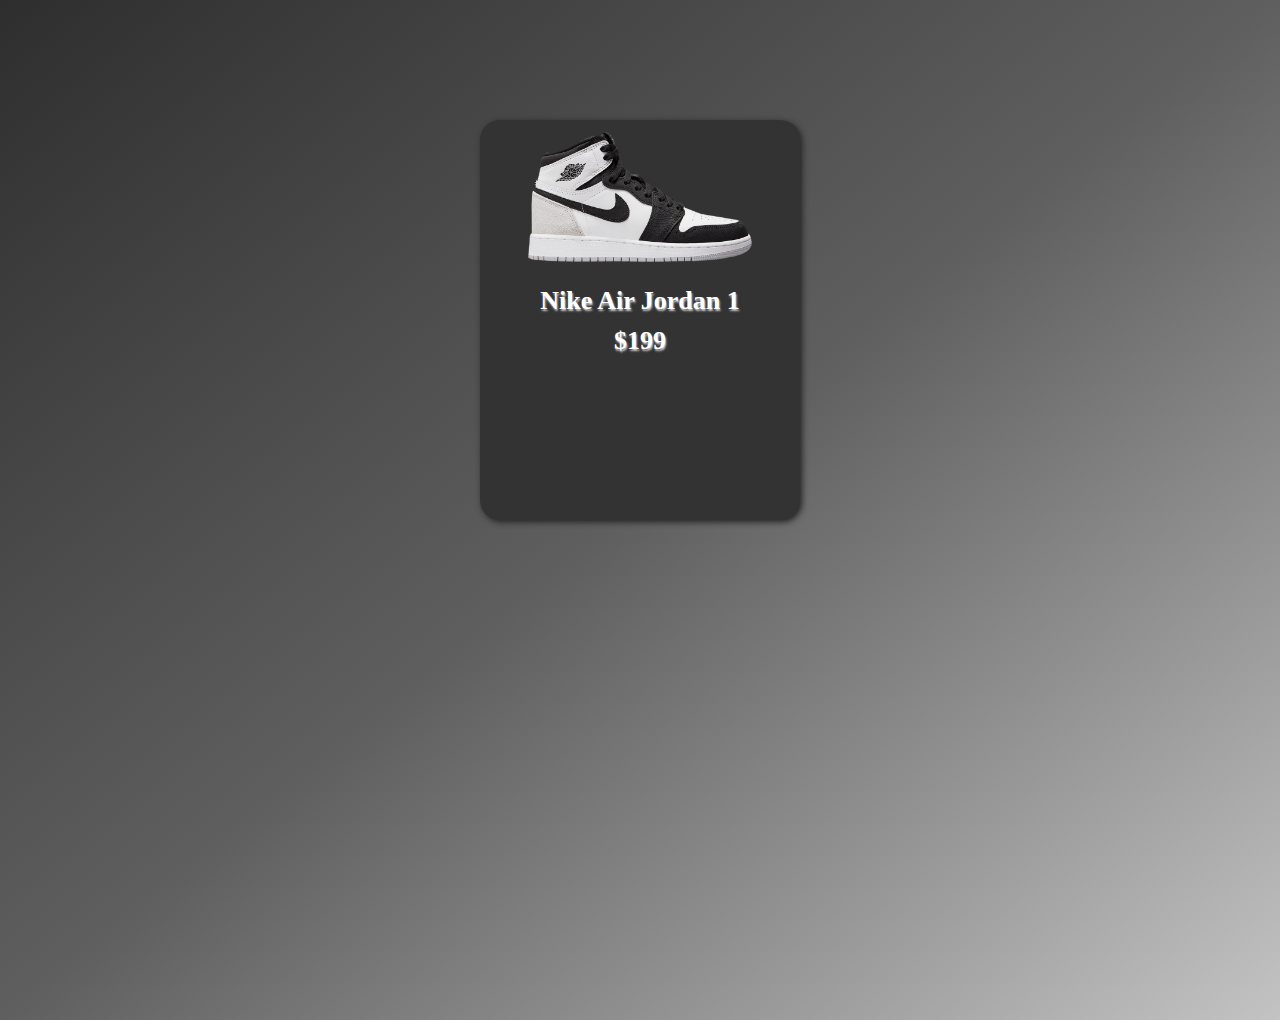
<file: Day-1 Product card/index.html>
<!DOCTYPE html>
<html lang="en">
  <head>
    <meta charset="UTF-8" />
    <meta http-equiv="X-UA-Compatible" content="IE=edge" />
    <meta name="viewport" content="width=device-width, initial-scale=1.0" />
    <title>Day 1 with HTML, CSS, Js</title>
    <link
      rel="stylesheet"
      href="https://cdnjs.cloudflare.com/ajax/libs/font-awesome/6.4.0/css/all.min.css"
      integrity="sha512-iecdLmaskl7CVkqkXNQ/ZH/XLlvWZOJyj7Yy7tcenmpD1ypASozpmT/E0iPtmFIB46ZmdtAc9eNBvH0H/ZpiBw=="
      crossorigin="anonymous"
      referrerpolicy="no-referrer"
    />
    <link rel="stylesheet" href="./style.css" />
  </head>
  <body>
    <div class="card">
      <div class="card__icon">
        <div class="card__icon--heart">
          <i class="fa-regular fa-heart"></i>
        </div>
        <div class="card__icon--cart">
          <i class="fa-solid fa-cart-shopping"></i>
        </div>
      </div>
      <div class="card__img">
        <img src="./AJ1.png" alt="" />
      </div>
      <div class="card__title">Nike Air Jordan 1</div>
      <div class="card__price">$199</div>
      <div class="card__information">
        <div class="card__size">
          Size:
          <span class="card__size--number">08</span>
          <span class="card__size--number">09</span>
          <span class="card__size--number">10</span>
        </div>
        <div class="card__color">
          Color:
          <span class="card__color--white"></span>
          <span class="card__color--black"></span>
          <span class="card__color--red"></span>
        </div>
        <div class="card__action">
          <button class="card__action--buy">Buy Now</button>
          <button class="card__action--addCart">Add Cart</button>
        </div>
      </div>
    </div>
  </body>
</html>
</file>
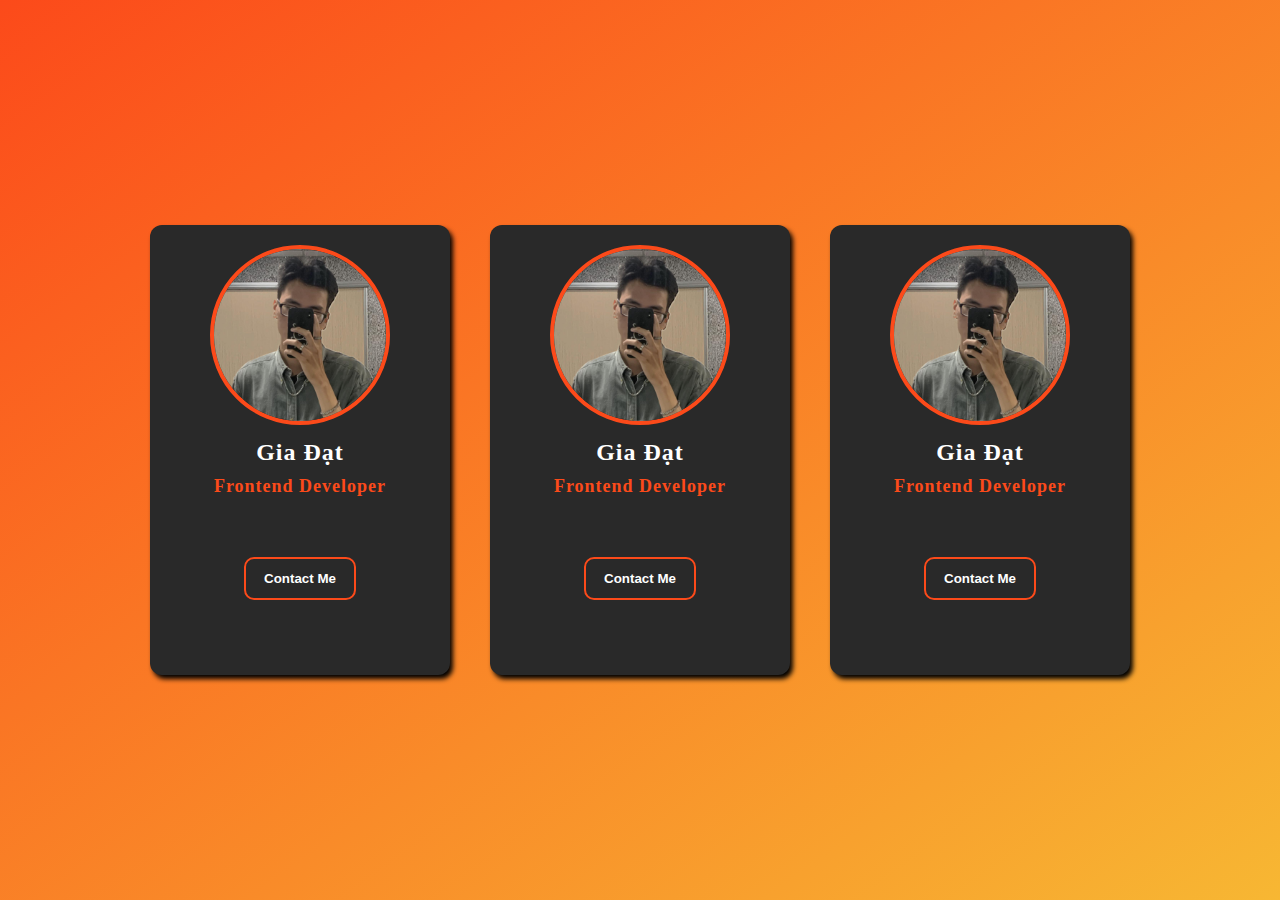
<file: Day-2 Profile Card/index.html>
<!DOCTYPE html>
<html lang="en">
  <head>
    <meta charset="UTF-8" />
    <meta http-equiv="X-UA-Compatible" content="IE=edge" />
    <meta name="viewport" content="width=device-width, initial-scale=1.0" />
    <title>Day 2 with HTML, CSS, Js</title>
    <link
      rel="stylesheet"
      href="https://cdnjs.cloudflare.com/ajax/libs/font-awesome/6.4.0/css/all.min.css"
      integrity="sha512-iecdLmaskl7CVkqkXNQ/ZH/XLlvWZOJyj7Yy7tcenmpD1ypASozpmT/E0iPtmFIB46ZmdtAc9eNBvH0H/ZpiBw=="
      crossorigin="anonymous"
      referrerpolicy="no-referrer"
    />
    <link rel="stylesheet" href="./style.css" />
  </head>
  <body>
    <!-- Begin:  Card Profile -->
    <div class="card">
      <div class="card__img">
        <img src="./img/avatar.jpg" alt="" />
      </div>
      <div class="card__information">
        <h2 class="card__name">Gia Đạt</h2>
        <p class="card__title">Frontend Developer</p>
        <div class="card__icon">
          <a
            href="https://www.facebook.com/datvo.bi"
            class="card__icon--facebook"
          >
            <i class="fa-brands fa-facebook"></i>
          </a>
          <a href="" class="card__icon--youtube">
            <i class="fa-brands fa-youtube"></i>
          </a>
          <a href="instagram.com/giadatt_" class="card__icon--instagram">
            <i class="fa-brands fa-instagram"></i>
          </a>
          <a href="https://github.com/datvo2105" class="card__icon--github">
            <i class="fa-brands fa-github"> </i>
          </a>
        </div>
      </div>
      <div class="card__action">
        <button class="card__action--contact">Contact Me</button>
      </div>
    </div>
    <!-- End:  Card Profile -->
    <div class="card">
      <div class="card__img">
        <img src="./img/avatar.jpg" alt="" />
      </div>
      <div class="card__information">
        <h2 class="card__name">Gia Đạt</h2>
        <p class="card__title">Frontend Developer</p>
        <div class="card__icon">
          <a
            href="https://www.facebook.com/datvo.bi"
            class="card__icon--facebook"
          >
            <i class="fa-brands fa-facebook"></i>
          </a>
          <a href="" class="card__icon--youtube">
            <i class="fa-brands fa-youtube"></i>
          </a>
          <a href="" class="card__icon--instagram">
            <i class="fa-brands fa-instagram"></i>
          </a>
          <a href="https://github.com/datvo2105" class="card__icon--github">
            <i class="fa-brands fa-github"> </i>
          </a>
        </div>
      </div>
      <div class="card__action">
        <button class="card__action--contact">Contact Me</button>
      </div>
    </div>
    <div class="card">
      <div class="card__img">
        <img src="./img/avatar.jpg" alt="" />
      </div>
      <div class="card__information">
        <h2 class="card__name">Gia Đạt</h2>
        <p class="card__title">Frontend Developer</p>
        <div class="card__icon">
          <a
            href="https://www.facebook.com/datvo.bi"
            class="card__icon--facebook"
          >
            <i class="fa-brands fa-facebook"></i>
          </a>
          <a href="" class="card__icon--youtube">
            <i class="fa-brands fa-youtube"></i>
          </a>
          <a href="" class="card__icon--instagram">
            <i class="fa-brands fa-instagram"></i>
          </a>
          <a href="https://github.com/datvo2105" class="card__icon--github">
            <i class="fa-brands fa-github"> </i>
          </a>
        </div>
      </div>
      <div class="card__action">
        <button class="card__action--contact">Contact Me</button>
      </div>
    </div>
  </body>
</html>
</file>
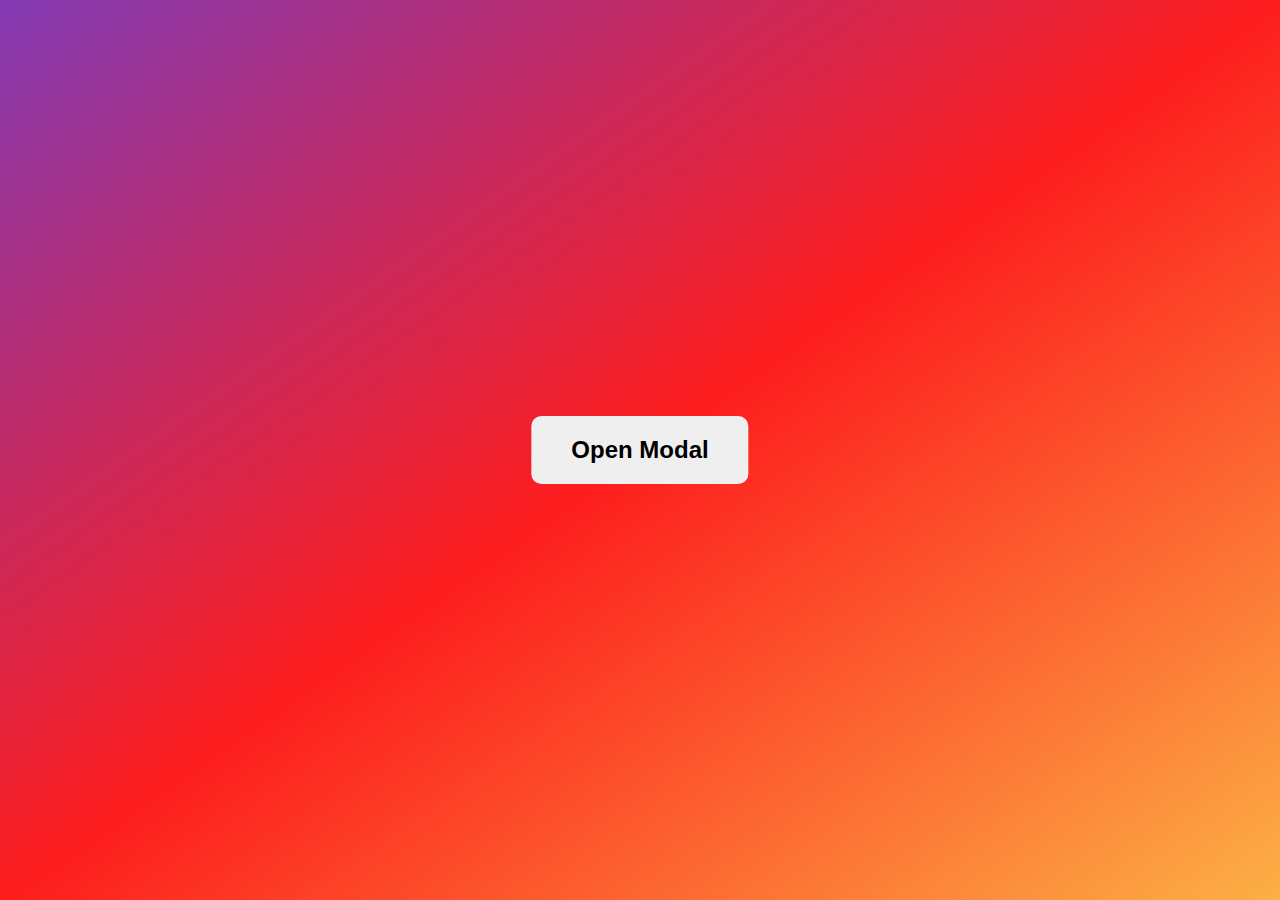
<file: Day-3 Modal Layout/index.html>
<!DOCTYPE html>
<html lang="en">
  <head>
    <meta charset="UTF-8" />
    <meta http-equiv="X-UA-Compatible" content="IE=edge" />
    <meta name="viewport" content="width=device-width, initial-scale=1.0" />
    <title>Day 3 with HTML, CSS, Js</title>
    <link
      rel="stylesheet"
      href="https://cdnjs.cloudflare.com/ajax/libs/font-awesome/6.4.0/css/all.min.css"
      integrity="sha512-iecdLmaskl7CVkqkXNQ/ZH/XLlvWZOJyj7Yy7tcenmpD1ypASozpmT/E0iPtmFIB46ZmdtAc9eNBvH0H/ZpiBw=="
      crossorigin="anonymous"
      referrerpolicy="no-referrer"
    />
    <link rel="stylesheet" href="./style.css" />
  </head>
  <body>
    <button class="openModal">Open Modal</button>
    <div class="modal">
      <div class="modal__inner">
        <div class="modal__header">
          <div class="modal__header--title">30 Days HTML CSS Js</div>
          <div class="modal__header--close">
            <i class="fa-solid fa-xmark"></i>
          </div>
        </div>
        <div class="modal__body">
          <div class="modal__body--title">Modal</div>
          <div class="modal__body--content">Day 3: Make modal layout</div>
        </div>
        <div class="modal__footer">
          <button class="modal__footer--close">Close</button>
        </div>
      </div>
    </div>

    <script src="./app.js"></script>
  </body>
</html>
</file>
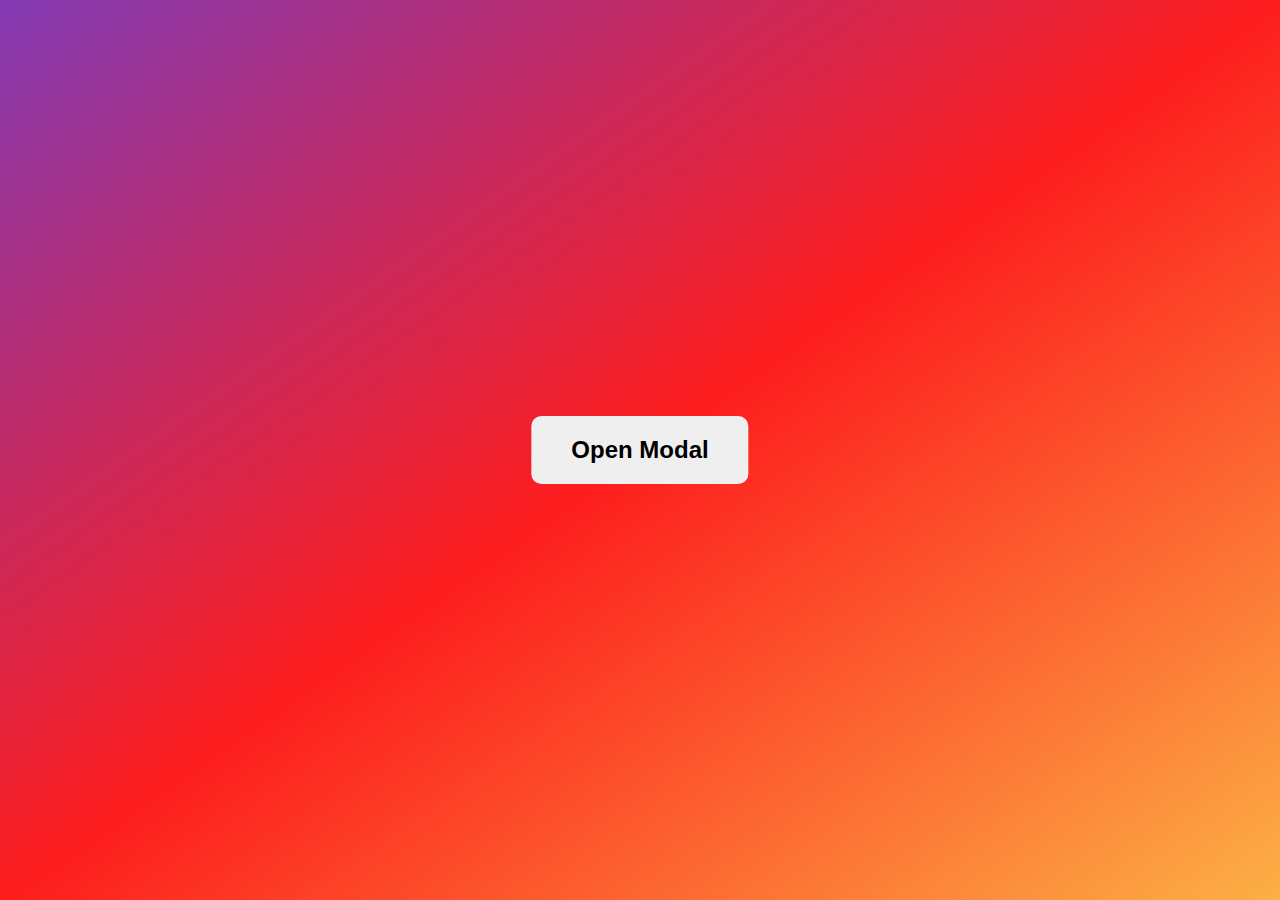
<file: Day-3/index.html>
<!DOCTYPE html>
<html lang="en">
  <head>
    <meta charset="UTF-8" />
    <meta http-equiv="X-UA-Compatible" content="IE=edge" />
    <meta name="viewport" content="width=device-width, initial-scale=1.0" />
    <title>Day 3 with HTML, CSS, Js</title>
    <link
      rel="stylesheet"
      href="https://cdnjs.cloudflare.com/ajax/libs/font-awesome/6.4.0/css/all.min.css"
      integrity="sha512-iecdLmaskl7CVkqkXNQ/ZH/XLlvWZOJyj7Yy7tcenmpD1ypASozpmT/E0iPtmFIB46ZmdtAc9eNBvH0H/ZpiBw=="
      crossorigin="anonymous"
      referrerpolicy="no-referrer"
    />
    <link rel="stylesheet" href="./style.css" />
  </head>
  <body>
    <button class="openModal">Open Modal</button>
    <div class="modal">
      <div class="modal__inner">
        <div class="modal__header">
          <div class="modal__header--title">30 Days HTML CSS Js</div>
          <div class="modal__header--close">
            <i class="fa-solid fa-xmark"></i>
          </div>
        </div>
        <div class="modal__body">
          <div class="modal__body--title">Modal</div>
          <div class="modal__body--content">Day 4: Make modal layout</div>
        </div>
        <div class="modal__footer">
          <button class="modal__footer--close">Close</button>
        </div>
      </div>
    </div>

    <script src="./app.js"></script>
  </body>
</html>
</file>
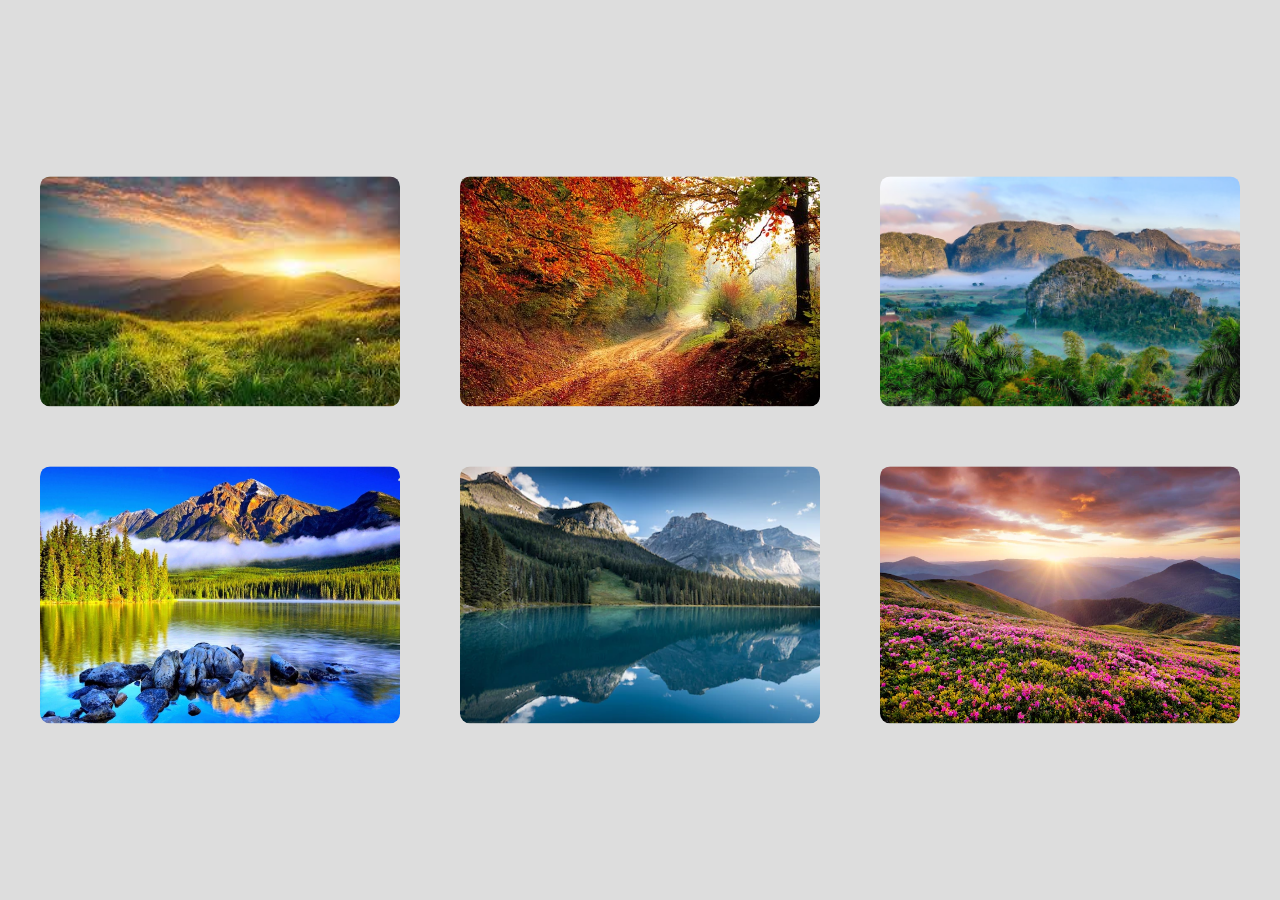
<file: Day-4 Slide Image/index.html>
<!DOCTYPE html>
<html lang="en">
  <head>
    <meta charset="UTF-8" />
    <meta http-equiv="X-UA-Compatible" content="IE=edge" />
    <meta name="viewport" content="width=device-width, initial-scale=1.0" />
    <title>Day 4 with HTML, CSS, Js</title>
    <link
      rel="stylesheet"
      href="https://cdnjs.cloudflare.com/ajax/libs/font-awesome/6.4.0/css/all.min.css"
      integrity="sha512-iecdLmaskl7CVkqkXNQ/ZH/XLlvWZOJyj7Yy7tcenmpD1ypASozpmT/E0iPtmFIB46ZmdtAc9eNBvH0H/ZpiBw=="
      crossorigin="anonymous"
      referrerpolicy="no-referrer"
    />
    <link rel="stylesheet" href="./style.css" />
  </head>
  <body>
    <div class="wrapper">
      <div class="image">
        <img src="./img/image1.jpg" alt="" />
      </div>
      <div class="image">
        <img src="./img/image2.jpg" alt="" />
      </div>
      <div class="image">
        <img src="./img/image3.jpg" alt="" />
      </div>
      <div class="image">
        <img src="./img/image4.jpg" alt="" />
      </div>
      <div class="image">
        <img src="./img/image5.jpg" alt="" />
      </div>
      <div class="image">
        <img src="./img/image6.jpg" alt="" />
      </div>
    </div>

    <div class="gallery">
      <div class="btnClose">
        <i class="fa-solid fa-xmark"></i>
      </div>
      <div class="gallery__inner">
        <img src="./img/image1.jpg" alt="" />
      </div>
      <div class="gallery__action">
        <div class="gallery__action--prev">
          <i class="fa-solid fa-angle-left"></i>
        </div>
        <div class="gallery__action--next">
          <i class="fa-solid fa-angle-right"></i>
        </div>
      </div>
    </div>

    <script src="./app.js"></script>
  </body>
</html>
</file>
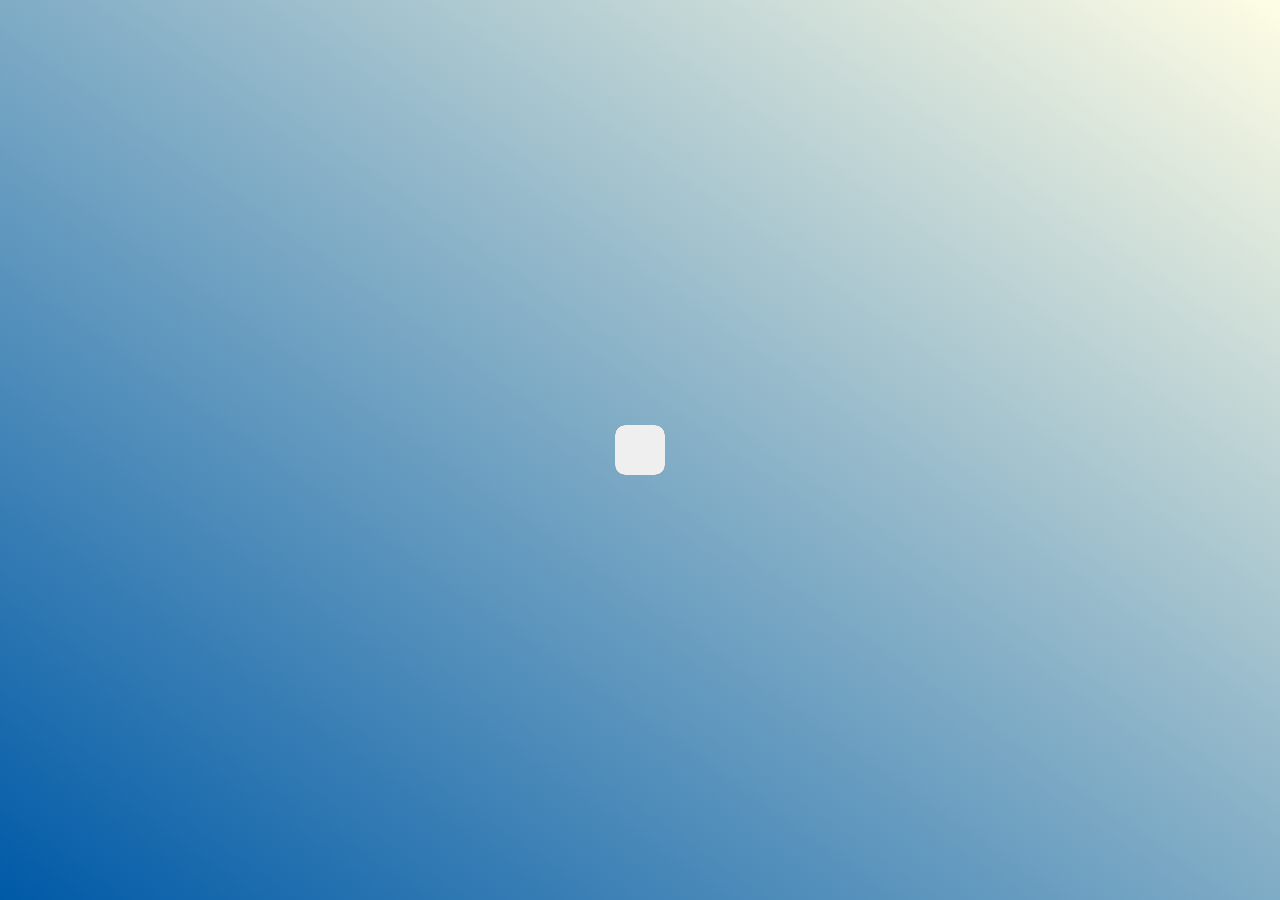
<file: Day-5 Search Box/index.html>
<!DOCTYPE html>
<html lang="en">
  <head>
    <meta charset="UTF-8" />
    <meta http-equiv="X-UA-Compatible" content="IE=edge" />
    <meta name="viewport" content="width=device-width, initial-scale=1.0" />
    <title>Day 5 with HTML, CSS, Js</title>
    <link
      rel="stylesheet"
      href="https://cdnjs.cloudflare.com/ajax/libs/font-awesome/6.4.0/css/all.min.css"
      integrity="sha512-iecdLmaskl7CVkqkXNQ/ZH/XLlvWZOJyj7Yy7tcenmpD1ypASozpmT/E0iPtmFIB46ZmdtAc9eNBvH0H/ZpiBw=="
      crossorigin="anonymous"
      referrerpolicy="no-referrer"
    />
    <link rel="stylesheet" href="./style.css" />
  </head>
  <body>
    <div class="searchBox">
      <input type="text" class="searchBox__input" />
      <button class="searchBox__btn">
        <i class="fa-solid fa-magnifying-glass"></i>
      </button>
    </div>

    <script>
      const searchBtn = document.querySelector(".searchBox__btn");

      searchBtn.addEventListener("click", function () {
        this.parentElement.classList.toggle("open");
        this.previousElementSibling.focus();
      });
    </script>
  </body>
</html>
</file>
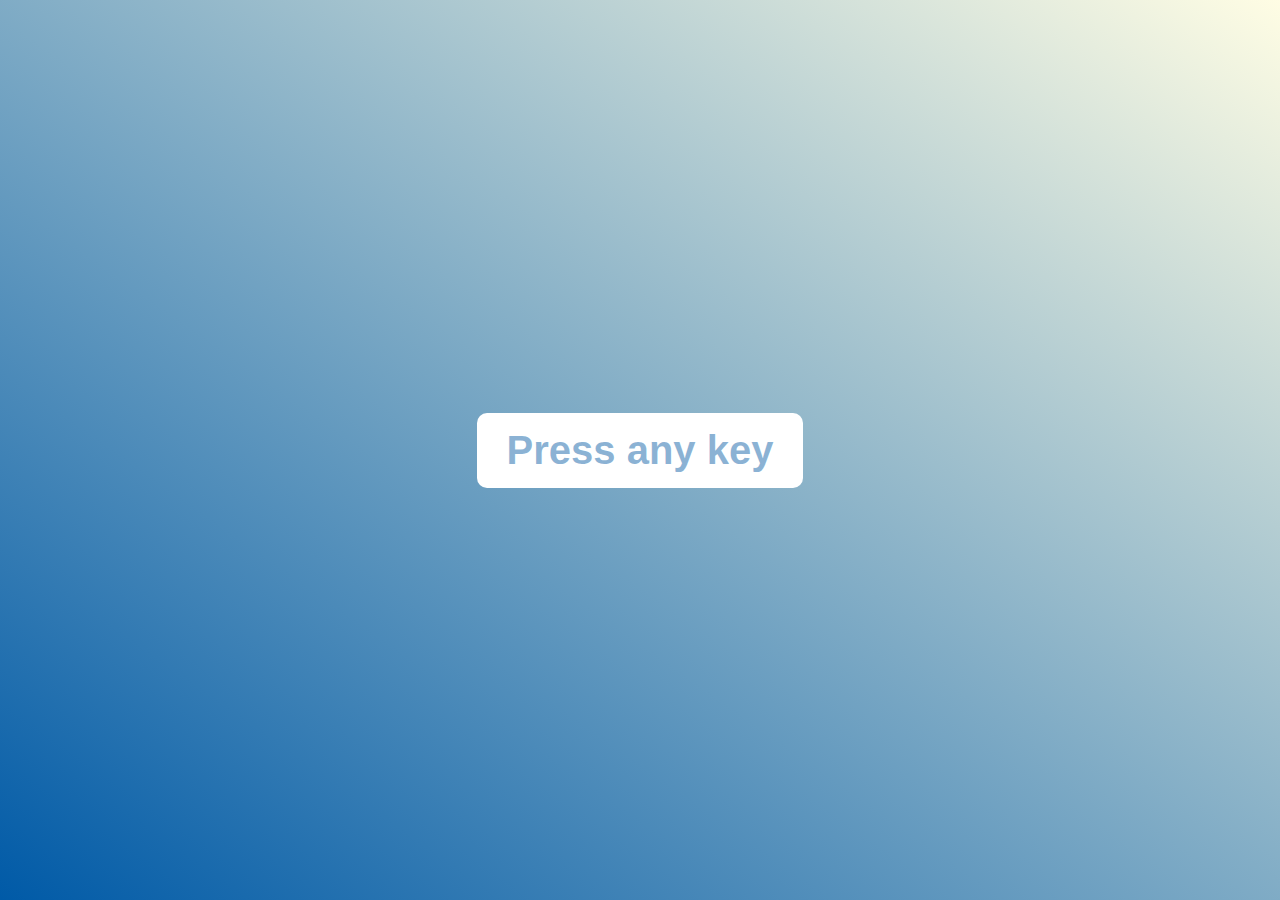
<file: Day-6 Show Keydown/index.html>
<!DOCTYPE html>
<html lang="en">
  <head>
    <meta charset="UTF-8" />
    <meta http-equiv="X-UA-Compatible" content="IE=edge" />
    <meta name="viewport" content="width=device-width, initial-scale=1.0" />
    <title>Day 6 with HTML, CSS, Js</title>
    <link
      rel="stylesheet"
      href="https://cdnjs.cloudflare.com/ajax/libs/font-awesome/6.4.0/css/all.min.css"
      integrity="sha512-iecdLmaskl7CVkqkXNQ/ZH/XLlvWZOJyj7Yy7tcenmpD1ypASozpmT/E0iPtmFIB46ZmdtAc9eNBvH0H/ZpiBw=="
      crossorigin="anonymous"
      referrerpolicy="no-referrer"
    />
    <link rel="stylesheet" href="./style.css">
  <body>
    <div class="keyDown__wait">Press any key</div>
    <div class="keyDown__info hide">
        <div class="keyDown__alert"></div>
        <div class="keyDown__box">
            <div class="keyDown key">
                <p class="item__name">Key</p>
                <p class="item__value"></p>
            </div>
            <div class="keyDown location">
                <p class="item__name">Location</p>
                <p class="item__value"></p>
            </div> <div class="keyDown which">
                <p class="item__name">Which</p>
                <p class="item__value"></p>
            </div> <div class="keyDown code">
                <p class="item__name">Code</p>
                <p class="item__value"></p>
            </div>
        </div>
    </div>
    
    <script>
        const wait = document.querySelector(".keyDown__wait");
        const info = document.querySelector(".keyDown__info");
        const alertInfo = document.querySelector(".keyDown__alert");

        const keyValue = document.querySelector(".keyDown.key .item__value");
        const locationValue = document.querySelector(".keyDown.location .item__value");
        const whichValue = document.querySelector(".keyDown.which .item__value");
        const codeValue = document.querySelector(".keyDown.code .item__value");

        document.addEventListener("keydown", function (e) {
            alertInfo.innerHTML = e.which;

            keyValue.innerHTML = e.key;
            locationValue.innerHTML = e.location;            
            whichValue.innerHTML = e.which;            
            codeValue.innerHTML = e.code;            

            wait.classList.add("hide");
            info.classList.remove("hide");
        })
    </script>
  </body>
</html>
</file>
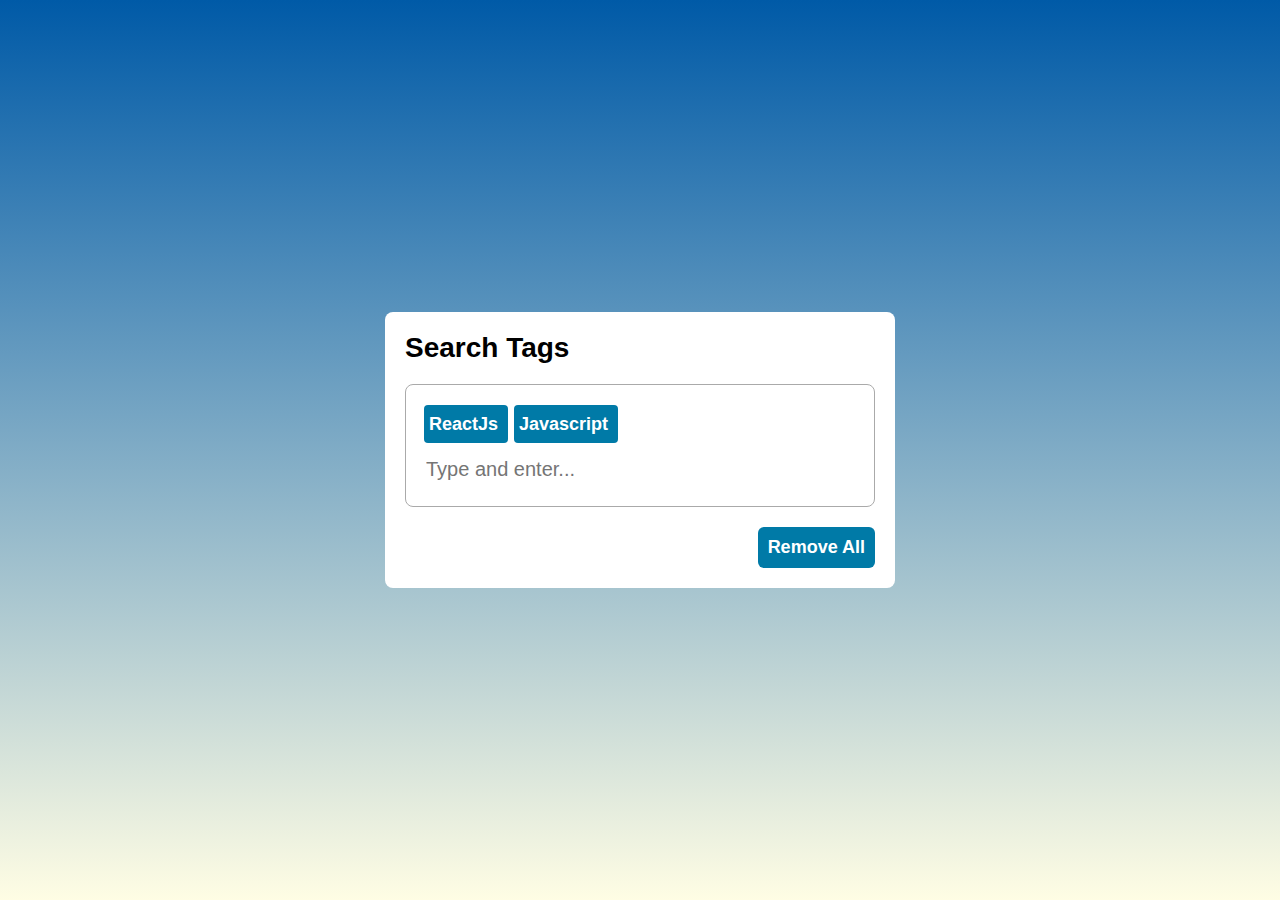
<file: Day-7 Search Tags/index.html>
<!DOCTYPE html>
<html lang="en">
  <head>
    <meta charset="UTF-8" />
    <meta http-equiv="X-UA-Compatible" content="IE=edge" />
    <meta name="viewport" content="width=device-width, initial-scale=1.0" />
    <title>Day 7 with HTML, CSS, Js</title>
    <link
      rel="stylesheet"
      href="https://cdnjs.cloudflare.com/ajax/libs/font-awesome/6.4.0/css/all.min.css"
      integrity="sha512-iecdLmaskl7CVkqkXNQ/ZH/XLlvWZOJyj7Yy7tcenmpD1ypASozpmT/E0iPtmFIB46ZmdtAc9eNBvH0H/ZpiBw=="
      crossorigin="anonymous"
      referrerpolicy="no-referrer"
    />
    <link rel="stylesheet" href="./style.css" />
  </head>
  <body>
    <div class="searchBox">
      <h2 class="searchBox__title">Search Tags</h2>
      <div class="searchBox__content">
        <ul></ul>
        <input
          type="text"
          placeholder="Type and enter..."
          class="searchBox__input"
        />
      </div>
      <div class="searchBox__action">
        <button class="btnRemoveAll">Remove All</button>
      </div>
    </div>
    <script src="./app.js"></script>
  </body>
</html>
</file>
<file: Day-1 Product card/style.css>
* {
  margin: 0;
  padding: 0;
  box-sizing: border-box;
}

body {
  width: 100vw;
  height: 100vh;
  background-image: linear-gradient(to bottom right, #2e2e2e, #5f5f5f, #c3c3c3);
}

.card {
  margin: 120px auto;
  background-color: #333;
  width: 320px;
  height: 400px;
  border-radius: 20px;
  box-shadow: 2px 2px 6px #222;
  transition: 0.5s;
}

.card:hover {
  box-shadow: 4px 4px 8px #111;
}

.card .card__icon {
  display: flex;
  justify-content: space-between;
  padding: 16px;
}

.card .card__icon .card__icon--heart,
.card .card__icon .card__icon--cart {
  color: #fff;
  font-weight: 800;
  font-size: 22px;
  cursor: pointer;
  z-index: 10;
}

.card .card__img {
  width: 70%;
  margin: auto;
  margin-top: -20px;
  transition: 0.5s;
}

.card .card__img img {
  height: 100%;
  width: 100%;
  object-fit: cover;
}

.card:hover .card__img {
  transform: translate3d(25px, -85px, 1px) rotate(23deg);
}

.card .card__title {
  margin-top: 20px;
}

.card .card__title,
.card .card__price {
  margin-bottom: 10px;
  text-align: center;
  color: #fff;
  text-shadow: 1px 2px 2px #ccc;
  font-size: 26px;
  font-weight: 800;
  transition: 0.5s;
}

.card:hover .card__title {
  transform: translate3d(-42px, -75px, 10px);
}

.card:hover .card__price {
  transform: translate3d(-116px, -75px, 10px);
}

.card .card__information {
  visibility: hidden;
  opacity: 0;
  transition: 0.5s;
}

.card:hover .card__information {
  visibility: visible;
  opacity: 100;
  transform: translateY(-50px);
}

.card .card__size {
  margin-top: 200px;
}

.card .card__size,
.card .card__color {
  font-size: 18px;
  font-weight: 700;
  margin-top: 15px;
  margin-bottom: 35px;
  margin-left: 20px;
  color: #fff;
}

.card .card__size span {
  color: #333;
  margin: 0 5px;
  padding: 3px;
  background-color: #ddd;
  border-radius: 50%;
  cursor: pointer;
}

.card .card__color span {
  cursor: pointer;
  margin: 0 5px;
  padding: 1px 10px;
  border: 2px solid #ddd;
  border-radius: 50%;
}

.card .card__color--white {
  background-color: #fff;
}

.card .card__color--black {
  background: #000;
}

.card .card__color--red {
  background: red;
}

.card .card__action {
  display: flex;
  justify-content: space-around;
  margin-top: 15px;
}

.card .card__action button {
  border: none;
  outline: none;
  text-shadow: 1px 0 2px #333;
  box-shadow: 2px 0 4px #fff;
  padding: 10px;
  font-size: 14px;
  font-weight: 600;
  border-radius: 5px;
  cursor: pointer;
  transition: 0.25s;
}

.card .card__action button:hover {
  transform: scale(0.9);
}
</file>
<file: Day-2 Profile Card/style.css>
* {
  margin: 0;
  padding: 0;
  box-sizing: border-box;
}

body {
  height: 100vh;
  width: 100vw;
  background-image: linear-gradient(
    to bottom right,
    rgb(252, 74, 26),
    rgb(247, 183, 51)
  );
  display: flex;
  justify-content: center;
  align-items: center;
}

.card {
  background-color: #292929;
  box-shadow: 3px 4px 5px #000;
  width: 300px;
  height: 450px;
  border-radius: 12px;
  overflow: hidden;
  margin: 0 20px;
}

.card .card__img {
  transition: 0.25s ease-out;
  width: 60%;
  transform: translateY(20px);
  margin: 0 auto;
}

.card .card__img:hover {
  width: 100%;
  height: 100%;
  transform: unset;
}

.card .card__img:hover img {
  border: none;
  border-radius: unset;
}

.card .card__img img {
  height: 100%;
  width: 100%;
  object-fit: cover;
  border-radius: 50%;
  border: 4px solid rgb(252, 74, 26);
}

.card .card__name {
  margin-top: 30px;
  font-size: 24px;
  font-weight: 700;
  color: #fff;
}

.card .card__title {
  font-size: 18px;
  font-weight: 600;
  color: rgb(252, 74, 26);
}

.card .card__name,
.card .card__title {
  letter-spacing: 1px;
  text-align: center;
  margin-bottom: 10px;
}

.card .card__icon {
  display: flex;
  justify-content: space-around;
  margin: 30px 0;
  font-size: 22px;
  color: #fff;
  cursor: pointer;
}

.card .card__icon a {
  color: #fff;
  transition: 0.25s;
}

.card .card__icon a:hover {
  color: rgb(252, 74, 26);
}

.card .card__action {
  display: flex;
  justify-content: center;
}

.card .card__action button {
  transition: 0.5s;
  cursor: pointer;
  padding: 12px 18px;
  font-weight: 600;
  color: #fff;
  background-color: transparent;
  outline: none;
  border: 2px solid rgb(252, 74, 26);
  border-radius: 10px;
}

.card__action .card__action--contact:hover {
  background-color: rgb(252, 74, 26);
}
</file>
<file: Day-3 Modal Layout/style.css>
* {
  margin: 0;
  padding: 0;
  box-sizing: border-box;
}

body {
  width: 100vw;
  height: 100vh;
  background: linear-gradient(
    to bottom right,
    rgb(131, 58, 180),
    rgb(253, 29, 29),
    rgb(252, 176, 69)
  );
}

.openModal {
  position: relative;
  top: 50%;
  left: 50%;
  transform: translate(-50%, -50%);
  padding: 20px 40px;
  font-size: 24px;
  font-weight: 700;
  border: none;
  outline: none;
  border-radius: 10px;
  cursor: pointer;
}

.openModal:hover {
  opacity: 0.9;
}

.modal {
  position: fixed;
  top: 0;
  left: 0;
  right: 0;
  height: 100vh;
  background-color: rgba(0, 0, 0, 0.8);
  display: none;
}

.modal.show {
  display: block;
}

.modal__inner {
  position: absolute;
  top: 50%;
  left: 50%;
  transform: translate(-50%, -50%);
  width: 400px;
  background-color: #fff;
  overflow: hidden;
  border-radius: 10px;
  animation: modalShow 0.5s ease;
}

.modal__header,
.modal__body,
.modal__footer {
  padding: 15px;
}

.modal__header {
  display: flex;
  justify-content: space-between;
  font-size: 24px;
  font-weight: 600;
  color: #fff;
  background-color: rgb(184, 51, 51);
}

.modal__header .modal__header--close {
  transition: 0.25s;
}

.modal__header .modal__header--close:hover {
  cursor: pointer;
  opacity: 0.8;
  transform: scale(0.8);
}

.modal__body {
  font-size: 20px;
}

.modal__body .modal__body--title {
  font-size: 22px;
  font-weight: 700;
  color: rgb(184, 51, 51);
}

.modal__footer {
  text-align: right;
}

.modal__footer--close {
  cursor: pointer;
  outline: none;
  border: 1px solid rgb(184, 51, 51);
  border-radius: 5px;
  font-size: 16px;
  font-weight: 600;
  padding: 10px 15px;
  color: #fff;
  background-color: rgb(184, 51, 51);
  transition: 0.5s;
}

.modal__footer--close:hover {
  opacity: 0.8;
  background-color: transparent;
  color: rgb(184, 51, 51);
}

@keyframes modalShow {
  from {
    top: 0;
    opacity: 0;
  }

  to {
    top: 50%;
    opacity: 1;
  }
}
</file>
<file: Day-3/style.css>
* {
  margin: 0;
  padding: 0;
  box-sizing: border-box;
}

body {
  width: 100vw;
  height: 100vh;
  background: linear-gradient(
    to bottom right,
    rgb(131, 58, 180),
    rgb(253, 29, 29),
    rgb(252, 176, 69)
  );
}

.openModal {
  position: relative;
  top: 50%;
  left: 50%;
  transform: translate(-50%, -50%);
  padding: 20px 40px;
  font-size: 24px;
  font-weight: 700;
  border: none;
  outline: none;
  border-radius: 10px;
  cursor: pointer;
}

.openModal:hover {
  opacity: 0.9;
}

.modal {
  position: fixed;
  top: 0;
  left: 0;
  right: 0;
  height: 100vh;
  background-color: rgba(0, 0, 0, 0.8);
  display: none;
}

.modal.show {
  display: block;
}

.modal__inner {
  position: absolute;
  top: 50%;
  left: 50%;
  transform: translate(-50%, -50%);
  width: 400px;
  background-color: #fff;
  overflow: hidden;
  border-radius: 10px;
  animation: modalShow 0.5s ease;
}

.modal__header,
.modal__body,
.modal__footer {
  padding: 15px;
}

.modal__header {
  display: flex;
  justify-content: space-between;
  font-size: 24px;
  font-weight: 600;
  color: #fff;
  background-color: rgb(184, 51, 51);
}

.modal__header .modal__header--close {
  transition: 0.25s;
}

.modal__header .modal__header--close:hover {
  cursor: pointer;
  opacity: 0.8;
  transform: scale(0.8);
}

.modal__body {
  font-size: 20px;
}

.modal__body .modal__body--title {
  font-size: 22px;
  font-weight: 700;
  color: rgb(184, 51, 51);
}

.modal__footer {
  text-align: right;
}

.modal__footer--close {
  cursor: pointer;
  outline: none;
  border: 1px solid rgb(184, 51, 51);
  border-radius: 5px;
  font-size: 16px;
  font-weight: 600;
  padding: 10px 15px;
  color: #fff;
  background-color: rgb(184, 51, 51);
  transition: 0.5s;
}

.modal__footer--close:hover {
  opacity: 0.8;
  background-color: transparent;
  color: rgb(184, 51, 51);
}

@keyframes modalShow {
  from {
    top: 0;
    opacity: 0;
  }

  to {
    top: 50%;
    opacity: 1;
  }
}
</file>
<file: Day-4 Slide Image/style.css>
* {
  margin: 0;
  padding: 0;
  box-sizing: border-box;
}

body {
  background-color: #ddd;
}

.wrapper {
  position: fixed;
  top: 50%;
  left: 50%;
  transform: translate(-50%, -50%);
  width: 1200px;
  display: flex;
  justify-content: space-between;
  flex-wrap: wrap;
}

.image {
  border-radius: 10px;
  margin: 30px 0;
  width: 30%;
  cursor: pointer;
  overflow: hidden;
}

.image img {
  width: 100%;
  height: 100%;
  object-fit: cover;
  transition: 0.5s;
}

.image:hover img {
  transform: scale(1.4);
}

.gallery {
  position: fixed;
  width: 100vw;
  height: 100vh;
  background-color: rgba(0, 0, 0, 0.7);
  opacity: 0;
  visibility: hidden;
  pointer-events: none;
  transform: scale(0.8);
}
.gallery.show {
  opacity: 1;
  visibility: visible;
  pointer-events: all;
  transform: scale(1);
  animation: openGallery 0.5s ease;
}

@keyframes openGallery {
  from {
    opacity: 0;
    visibility: hidden;
    pointer-events: none;
    transform: scale(0.8);
  }

  to {
    opacity: 1;
    visibility: visible;
    pointer-events: all;
    transform: scale(1);
  }
}

.btnClose,
.gallery__action--prev,
.gallery__action--next {
  font-size: 50px;
  color: rgba(255, 255, 255, 0.8);
  cursor: pointer;
}

.btnClose:hover,
.gallery__action--prev:hover,
.gallery__action--next:hover {
  color: rgba(255, 255, 255, 0.5);
}

.btnClose {
  position: absolute;
  top: 20px;
  right: 20px;
}

.gallery__inner {
  width: 1000px;
  display: flex;
  position: absolute;
  top: 50%;
  left: 50%;
  transform: translate(-50%, -50%);
}

.gallery__inner img {
  object-fit: cover;
  width: 100%;
}

.gallery__action {
  width: 100%;
  display: flex;
}

.gallery__action--prev,
.gallery__action--next {
  position: absolute;
  top: 50%;
}

.gallery__action--prev {
  left: 20px;
}
.gallery__action--next {
  right: 20px;
}

.hide {
  display: none;
}
</file>
<file: Day-5 Search Box/style.css>
* {
  margin: 0;
  padding: 0;
  box-sizing: border-box;
}

body {
  width: 100vw;
  height: 100vh;
  background: linear-gradient(to top right, #005aa7, #fffde4);
  display: flex;
  justify-content: center;
  align-items: center;
}
.searchBox {
  position: relative;
  width: 50px;
  height: 50px;
  background-color: #333;
  border-radius: 10px;
  overflow: hidden;
  transition: all 0.5s ease-in-out;
}

.searchBox.open {
  width: 350px;
}

.searchBox__input {
  height: inherit;
  width: inherit;
  color: #fff;
  background-color: transparent;
  font-weight: 500;
  font-size: 28px;
  border: none;
  outline: none;
  padding: 10px 60px 10px 10px;
}

.searchBox__btn {
  position: absolute;
  top: 0;
  right: 0;
  width: 50px;
  height: inherit;
  border: none;
  outline: none;
  font-size: 26px;
  font-weight: 500;
  cursor: pointer;
}
</file>
<file: Day-6 Show Keydown/style.css>
* {
  margin: 0;
  padding: 0;
  box-sizing: border-box;
}

html {
  font-family: "Gill Sans", "Gill Sans MT", Calibri, "Trebuchet MS", sans-serif;
}

body {
  width: 100vw;
  height: 100vh;
  background: linear-gradient(to top right, #005aa7, #fffde4);
  display: flex;
  justify-content: center;
  align-items: center;
}

.hide {
  display: none !important;
}

.keyDown__wait {
  background-color: #fff;
  color: #266faf88;
  text-align: center;
  font-size: 40px;
  font-weight: 600;
  padding: 15px 30px;
  border-radius: 10px;
  transition: all 0.5s ease;
}

.keyDown__info {
  display: flex;
  flex-direction: column;
  justify-content: center;
  align-items: center;
  color: #fff;
}

.keyDown__alert {
  border: 7px solid #fff;
  border-radius: 50%;
  font-size: 80px;
  font-weight: 600;
  line-height: 100%;
  padding: 40px;
}

.keyDown__box {
  display: flex;
  justify-content: center;
  text-align: center;
  margin: 20px auto;
}

.keyDown {
  width: 200px;
  background-color: #415b71;
  border-radius: 8px;
  margin: 20px;
  overflow: hidden;
  font-size: 24px;
  font-weight: 600;
}

.keyDown .item__name,
.keyDown .item__value {
  padding: 5px 0;
}

.keyDown .item__value {
  background-color: #fff;
  color: #415b71;
}
</file>
<file: Day-7 Search Tags/style.css>
* {
  margin: 0;
  padding: 0;
  box-sizing: border-box;
}

html {
  font-family: "Gill Sans", "Gill Sans MT", Calibri, "Trebuchet MS", sans-serif;
}

body {
  height: 100vh;
  width: 100vw;
  background: linear-gradient(to bottom, #005aa7, #fffde4);
  display: flex;
  justify-content: center;
  align-items: center;
}

.searchBox {
  width: 510px;
  background-color: #fff;
  padding: 20px;
  border-radius: 8px;
}

.searchBox__title {
  font-size: 28px;
  font-weight: 600;
  margin-bottom: 20px;
}

.searchBox__content {
  display: flex;
  flex-wrap: wrap;
  border: 1px solid #aaa;
  padding: 15px;
  border-radius: 8px;
}

.searchBox__content ul {
  display: flex;
  flex-wrap: wrap;
}

.searchBox__item {
  background-color: #007aa7;
  color: #fff;
  border-radius: 4px;
  padding: 10px 5px;
  line-height: 100%;
  list-style: none;
  font-size: 18px;
  font-weight: 600;
  margin: 5px 3px;
}

.searchBox__item i {
  margin-left: 5px;
  cursor: pointer;
}

.searchBox__input {
  flex: 1;
  border: none;
  outline: none;
  padding: 10px 5px;
  line-height: 100%;
  font-size: 20px;
}

.searchBox__action .btnRemoveAll {
  float: right;
  border: none;
  outline: none;
  border-radius: 6px;
  background-color: #007aa7;
  color: #fff;
  font-size: 18px;
  font-weight: 600;
  padding: 10px;
  margin-top: 20px;
  cursor: pointer;
}

.searchBox__action .btnRemoveAll:hover {
  opacity: 0.7;
}
</file>
